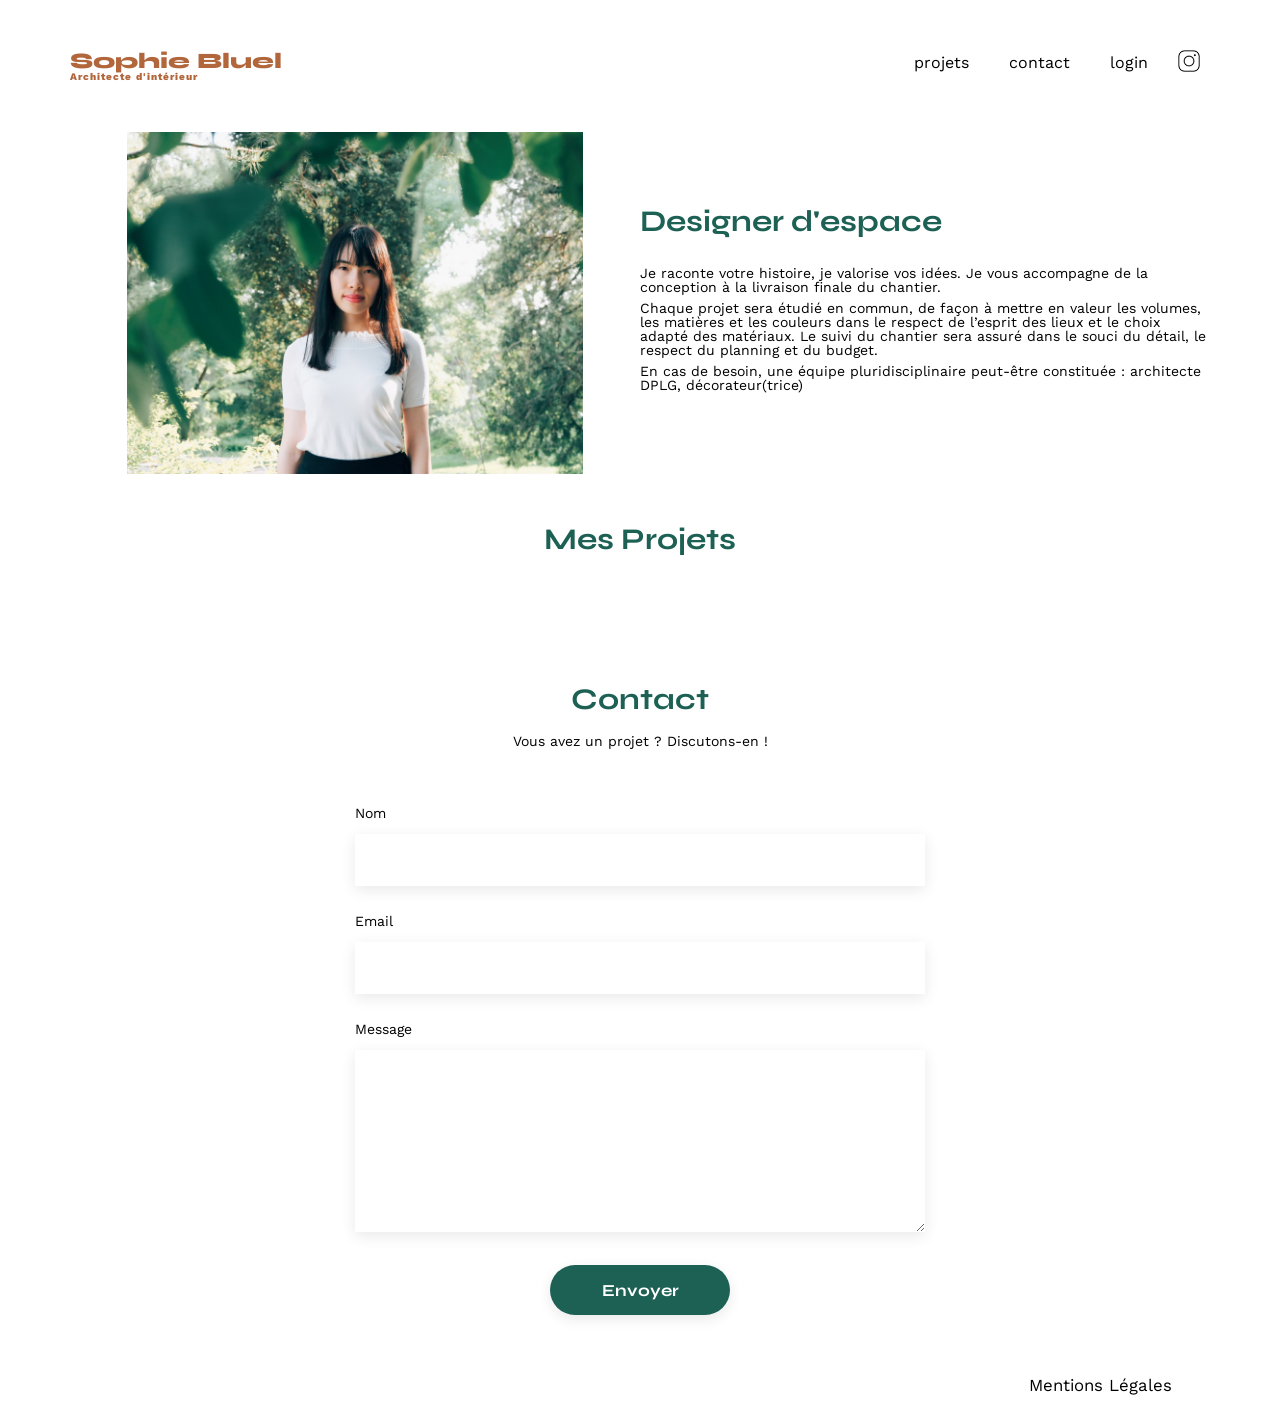
<file: index.html>
<!DOCTYPE html>
<html lang="fr">

<head>
    <meta charset="UTF-8">
    <title>Sophie Bluel - Architecte d'intérieur</title>
    <meta name="viewport" content="width=device-width, initial-scale=1.0">
    <link rel="preconnect" href="https://fonts.googleapis.com">
    <link rel="preconnect" href="https://fonts.gstatic.com" crossorigin>
    <link href="https://fonts.googleapis.com/css2?family=Syne:wght@700;800&family=Work+Sans&display=swap"
        rel="stylesheet">
    <link rel="stylesheet" href="https://cdnjs.cloudflare.com/ajax/libs/font-awesome/6.2.1/css/all.min.css"
        crossorigin="anonymous" referrerpolicy="no-referrer" />
    <meta name="description" content="Site internet des projets de Sophie Bluel">
    <link rel="stylesheet" href="./assets/style.css">
    <script src="./js/script.js" defer></script>
</head>

<body>
    <div class="main-container">
        <header>
            <h1>Sophie Bluel <span>Architecte d'intérieur</span></h1>
            <nav>
                <ul>
                    <li><a href="#portfolio" aria-current="page">projets</a></li>
                    <li><a href="#contact" aria-current="page">contact</a></li>
                    <li><a id="logButton" href="./views/login.html" aria-current="page">login</a></li>
                    <li><img src="./assets/icons/instagram.png" alt="Instagram"></li>
                </ul>
            </nav>
        </header>
        <main>
            <section id="introduction">
                <figure>
                    <img src="./assets/images/sophie-bluel.png" alt="">
                </figure>
                <article>
                    <h2>Designer d'espace</h2>
                    <p>Je raconte votre histoire, je valorise vos idées. Je vous accompagne de la conception à la
                        livraison
                        finale du chantier.</p>
                    <p>Chaque projet sera étudié en commun, de façon à mettre en valeur les volumes, les matières et
                        les
                        couleurs dans le respect de l’esprit des lieux et le choix adapté des matériaux. Le suivi du
                        chantier sera assuré dans le souci du détail, le respect du planning et du budget.</p>
                    <p>En cas de besoin, une équipe pluridisciplinaire peut-être constituée : architecte DPLG,
                        décorateur(trice)</p>
                </article>
            </section>

            <section id="portfolio">
                <div style="display: flex; justify-content: center;">
                    <div class="portFolioTitreContainer">
                        <h2>Mes Projets</h2>

                        <button command="show-modal" commandfor="edit-dialogue" id="showDialog" class="editButton">
                            <i class="fa-regular fa-pen-to-square"></i>
                            modifier
                        </button>

                        <dialog id="edit-dialogue">
                            <div class="galleryProjetsContainer">
                                <div id="edit-dialog_entete">
                                    <div id="edit-dialog-entete-button">
                                        <div class="buttonContainer">
                                            <i class="fa-solid fa-arrow-left fa-xl"></i>
                                        </div>
                                        <div class="buttonContainer">
                                            <i class="fa-solid fa-xmark fa-xl"></i>
                                        </div>
                                    </div>
                                    <h3>Galerie photos</h3>
                                </div>

                                <div class="editPageContainer">
                                    <div class="gallery-edit"></div>
                                </div>

                                <div id="projet-form">
                                    <form id="valid-form">
                                        <div>
                                            <p id="error-message" style="color:red; margin-bottom: 10px;"></p>
                                        </div>
                                        <div class="imageFormDialog">
                                            <div class="imageAddContainerDialog">
                                                <img src="./assets/icons/Image.png" alt="Import Image">
                                            </div>
                                            <div class="ajouterButtonContainerDialog">
                                                <button type="button" id="uploadBtn" class="uploadPhotoButton">+
                                                    Ajouter photo</button>
                                                <p>jpg, png: 4mo max</p>
                                            </div>
                                            <input type="file" id="imageInput" accept=".jpg,.jpeg,.png"
                                                style="display: none;" required>
                                        </div>

                                        <label for="titre" class="form-label">Titre</label>
                                        <input type="text" class="form-control" id="titre" required>
                                        <label for="categoriesSelect" class="form-label">Catégorie</label>
                                        <select id="categoriesSelect" required>
                                            <option value="" label="" disabled selected hidden></option>
                                        </select>
                                    </form>
                                </div>

                                <div class="buttonActionDialogContainer">
                                    <hr />
                                    <div class="buttonContainer">
                                        <button id="dialogButton">Ajouter une photo</button>
                                    </div>
                                </div>
                            </div>
                        </dialog>
                    </div>
                </div>

                <div class="filterContainer"></div>
                <div class="gallery"></div>
            </section>

            <section id="contact">
                <h2>Contact</h2>
                <p>Vous avez un projet ? Discutons-en !</p>
                <form action="#" method="post">
                    <label for="name">Nom</label>
                    <input type="text" name="name" id="name">
                    <label for="email">Email</label>
                    <input type="email" name="email" id="email">
                    <label for="message">Message</label>
                    <textarea name="message" id="message" cols="30" rows="10"></textarea>
                    <input type="submit" value="Envoyer">
                </form>
            </section>
        </main>

        <footer>
            <nav>
                <ul>
                    <li>Mentions Légales</li>
                </ul>
            </nav>
        </footer>
    </div>
</body>

</html>
</file>
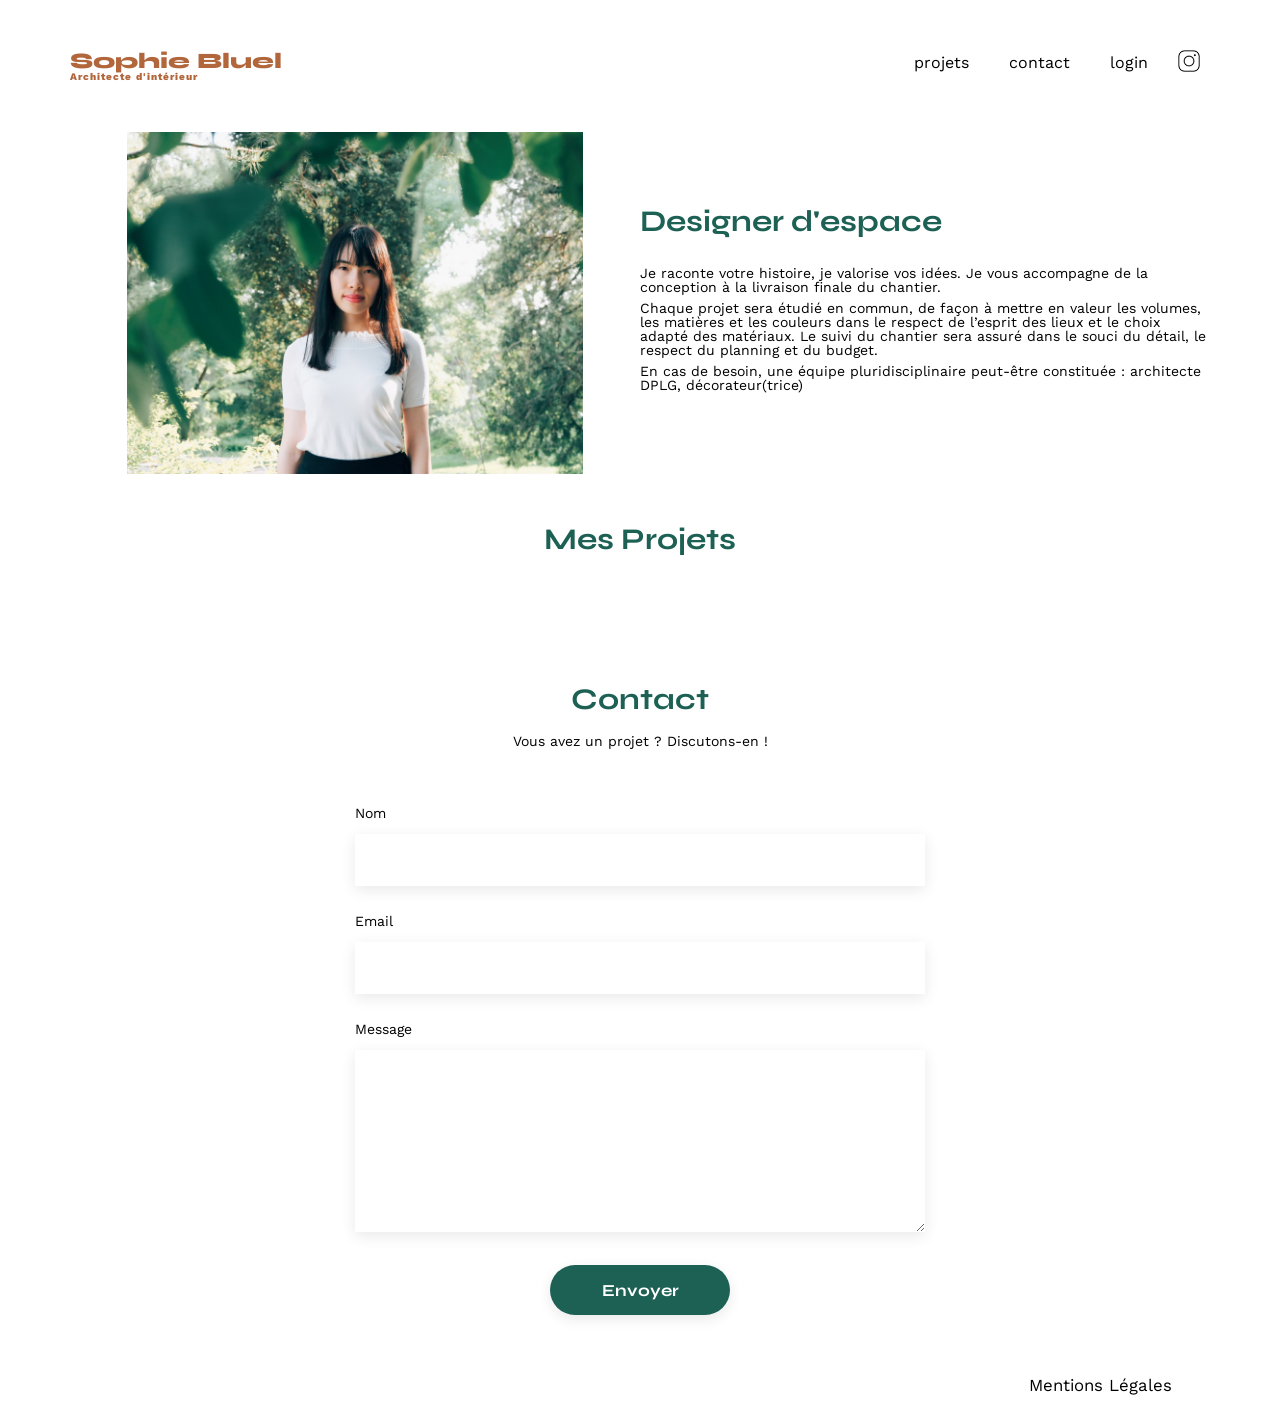
<file: FrontEnd/index.html>
<!DOCTYPE html>
<html lang="fr">

<head>
	<meta charset="UTF-8">
	<title>Sophie Bluel - Architecte d'intérieur</title>
	<meta name="viewport" content="width=device-width, initial-scale=1.0">
	<link rel="preconnect" href="https://fonts.googleapis.com">
	<link rel="preconnect" href="https://fonts.gstatic.com" crossorigin>
	<link href="https://fonts.googleapis.com/css2?family=Syne:wght@700;800&family=Work+Sans&display=swap"
		rel="stylesheet">
	<link rel="stylesheet" href="https://cdnjs.cloudflare.com/ajax/libs/font-awesome/6.2.1/css/all.min.css"
		integrity="sha512-MV7K8+y+gLIBoVD59lQIYicR65iaqukzvf/nwasF0nqhPay5w/9lJmVM2hMDcnK1OnMGCdVK+iQrJ7lzPJQd1w=="
		crossorigin="anonymous" referrerpolicy="no-referrer" />
	<meta name="description" content="">
	<link rel="stylesheet" href="./assets/style.css">
	<script src="./js/script.js" defer></script>

</head>

<body>
	<div class="main-container">
		<header>
			<h1>Sophie Bluel <span>Architecte d'intérieur</span></h1>
			<nav>
				<ul>
					<li><a href="#portfolio" aria-current="page">projets</a></li>
					<li><a href="#contact" aria-current="page">contact</a></li>
					<li><a id="logButton" href="./views/login.html" aria-current="page">login</a></li>
					<li><img src="./assets/icons/instagram.png" alt="Instagram"></li>
				</ul>
			</nav>
		</header>
		<main>

			<section id="introduction">
				<figure>
					<img src="./assets/images/sophie-bluel.png" alt="">
				</figure>
				<article>
					<h2>Designer d'espace</h2>
					<p>Je raconte votre histoire, je valorise vos idées. Je vous accompagne de la conception à la
						livraison
						finale du chantier.</p>
					<p>Chaque projet sera étudié en commun, de façon à mettre en valeur les volumes, les matières et les
						couleurs dans le respect de l’esprit des lieux et le choix adapté des matériaux. Le suivi du
						chantier sera assuré dans le souci du détail, le respect du planning et du budget.</p>
					<p>En cas de besoin, une équipe pluridisciplinaire peut-être constituée : architecte DPLG,
						décorateur(trice)</p>
				</article>
			</section>
			<section id="portfolio">
				<div style="display: flex; justify-content: center;">
					<div style="position: relative;">
						<h2>Mes Projets</h2>
						<!-- <div class="editButton">
							<i class="fa-regular fa-pen-to-square" style="margin-right: 10px;"></i>
							modifiers
						</div> -->
						<button command="show-modal" commandfor="edit-dialogue" id="showDialog" class="editButton">
							<i class="fa-regular fa-pen-to-square" style="margin-right: 10px;"></i>
							modifier
						</button>

						<dialog id="edit-dialogue">
							<div id="gallery-projets-container"
								style="width: 100%; height:100%; display: flex; flex-direction: column; align-items: center;">
								<div id="edit-dialog_entete"
									style="display: flex; flex-direction: column; justify-content: center; width: 100%; box-sizing: border-box;">
									<div id="edit-dialog-entete-button"
										style="display: flex; justify-content: space-between; width: 100%;">
										<div style="width: 24px; height: 24px;">
											<i class="fa-solid fa-arrow-left" style="visibility: hidden;"></i>
										</div>
										<div
											style="width: 24px; height: 24px; display: flex; justify-content: center; align-items: center;">
											<i class="fa-solid fa-xmark fa-xl"></i>
										</div>
									</div>
									<h3>Galerie photos</h3>
								</div>


								<!-- <div style="position: absolute; right: 30px; top: 26px;"> -->
								<!-- </div> -->

								<div class="editPageContainer"
									style="display: flex; flex-direction: column; justify-content: center;">
									<div class="gallery-edit"></div>



								</div>


								<!-- Container ajout projet -->
								<div id="projet-form" style="display: none;">

									<form id='valid_form' style="margin-top: 0; width: 420px; ">

										<div>
											<p id="error-message" style="color:red; margin-bottom: 10px;"></p>

										</div>
										<div
											style="height: 169px; width: 420px; background-color: #E8F1F6; border-radius: 3px; display: flex; flex-direction: column; align-items: center;">

											<div class="imageAddContainerDialog">
												<img src="./assets/icons/Image.png" alt="Import Image">
												<!-- <img src="./assets/images/la-balisiere.png" alt="Import Image"> -->

											</div>

											<div class="ajouterButtonContainerDialog">
												<button type="button" id="uploadBtn" class="uploadPhotoButton">+ Ajouter
													photo</button>
												<p style="font-size: 10px;">jpg, png: 4mo max</p>
											</div>
											<input type="file" id="imageInput" accept=".jpg,.jpeg,.png"
												style="display: none;" required>
											<!-- <p id="error" style="color:red"></p> -->
										</div>

										<label for="titre" class="form-label">Titre</label>
										<input type="text" class="form-control" id="titre" required>
										<!-- <div class="invalid-feedback">
												Veuillez entrer un nom correct
											</div> -->
										<label for="categoriesSelect" class="form-label">Catégorie</label>
										<select id="categoriesSelect" required>
											<option value="" disabled selected hidden></option>
										</select>

									</form>
								</div>

								<!-- Bouton Ajout/Validation -->
								<div
									style="width: 100%; padding-left: 105px; padding-right: 105px; box-sizing: border-box; margin-bottom: 55px;">
									<hr />
									<div style="display: flex; justify-content: center; align-items: center;">
										<button id="dialogButton">Ajouter une photo</button>
									</div>
								</div>
							</div>

						</dialog>



					</div>
				</div>
				<div class="filterContainer">

				</div>
				<div class="gallery">
				</div>
			</section>
			<section id="contact">
				<h2>Contact</h2>
				<p>Vous avez un projet ? Discutons-en !</p>
				<form action="#" method="post">
					<label for="name">Nom</label>
					<input type="text" name="name" id="name">
					<label for="email">Email</label>
					<input type="email" name="email" id="email">
					<label for="message">Message</label>
					<textarea name="message" id="message" cols="30" rows="10"></textarea>
					<input type="submit" value="Envoyer">
				</form>
			</section>

		</main>

		<footer>
			<nav>
				<ul>
					<li>Mentions Légales</li>
				</ul>
			</nav>
		</footer>
	</div>


</body>

</html>
</file>
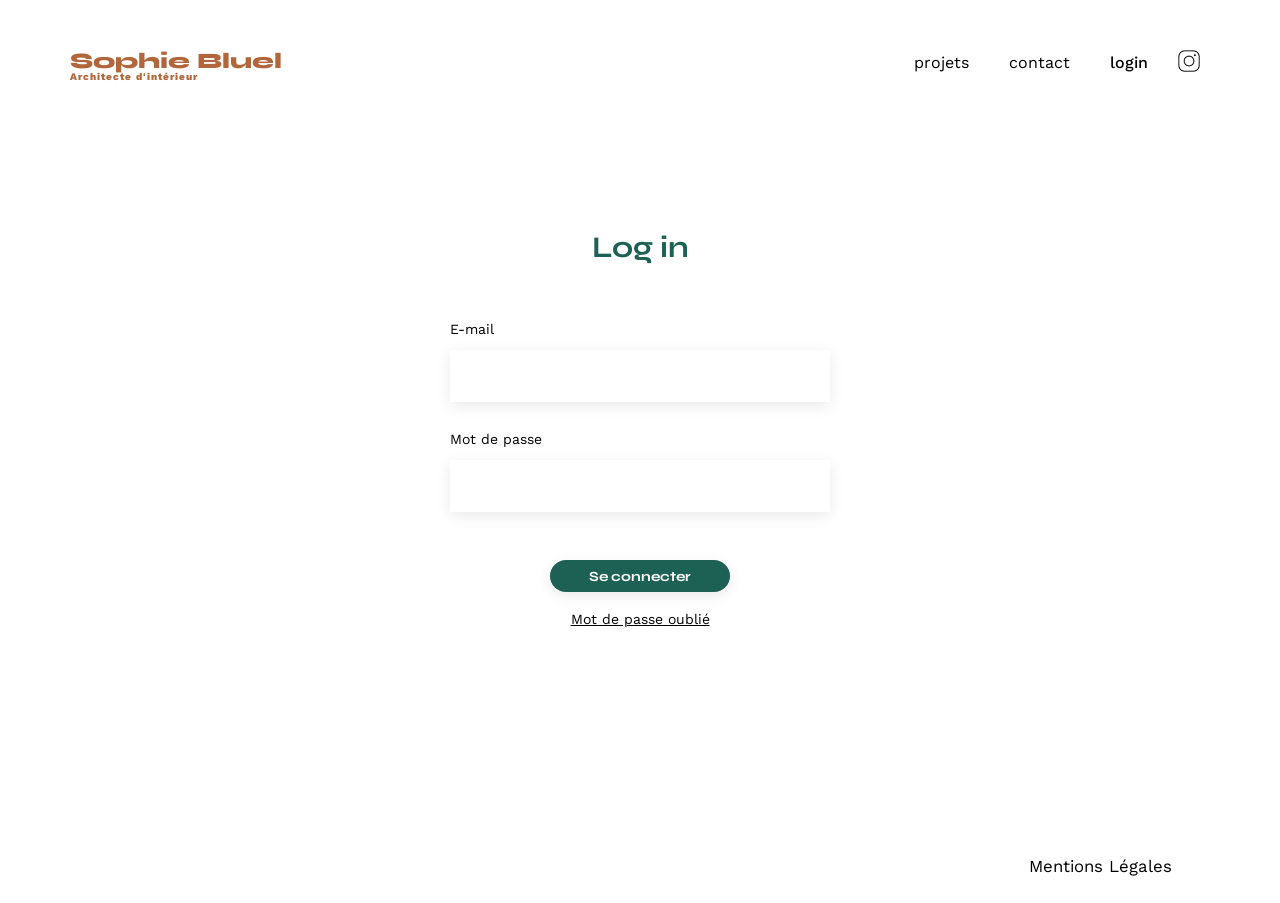
<file: views/login.html>
<!DOCTYPE html>
<html lang="fr">

<head>
    <meta charset="UTF-8">
    <title>Sophie Bluel - Architecte d'intérieur</title>
    <meta name="viewport" content="width=device-width, initial-scale=1.0">
    <link rel="preconnect" href="https://fonts.googleapis.com">
    <link rel="preconnect" href="https://fonts.gstatic.com" crossorigin>
    <link href="https://fonts.googleapis.com/css2?family=Syne:wght@700;800&family=Work+Sans:wght@400;500&display=swap"
        rel="stylesheet">
    <meta name="description" content="">
    <link rel="stylesheet" href="../assets/style.css">
    <link rel="stylesheet" href="../css/login.css">
    <script src="../js/login.js" defer></script>
</head>

<body>
    <div class="main-container">
        <header>
            <h1>Sophie Bluel <span>Architecte d'intérieur</span></h1>
            <nav>
                <ul>
                    <li><a href="../index.html#portfolio">projets</a></li>
                    <li><a href="../index.html#contact">contact</a></li>
                    <li><a id="loginlink" href="../views/login.html">login</a></li>
                    <li><img src="../assets/icons/instagram.png" alt="Instagram"></li>
                </ul>
            </nav>
        </header>
        <main>

            <section id="login">
                <h2>Log in</h2>
                <form id="loginForm">
                    <p id="error-message"></p>
                    <label for="email">E-mail</label>
                    <input type="email" name="email" id="email">
                    <label for="password">Mot de passe</label>
                    <input type="password" name="password" id="password">
                    <input id="buttonSubmitLogin" type="submit" value="Se connecter">
                </form>
                <p class="passwordForgotten">Mot de passe oublié</p>
            </section>
        </main>

        <footer>
            <nav>
                <ul>
                    <li>Mentions Légales</li>
                </ul>
            </nav>
        </footer>

    </div>



</body>

</html>
</file>
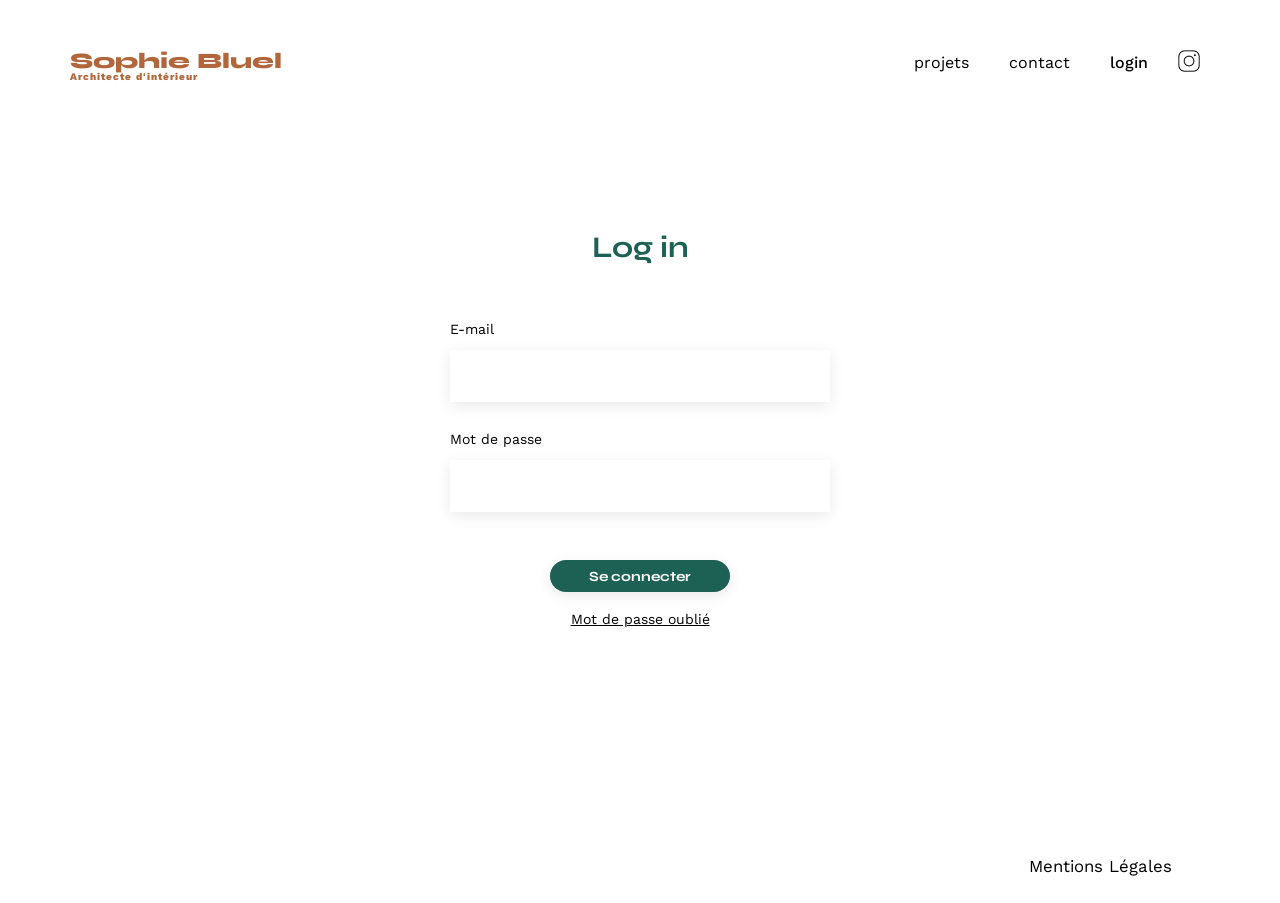
<file: FrontEnd/views/login.html>
<!DOCTYPE html>
<html lang="fr">

<head>
    <meta charset="UTF-8">
    <title>Sophie Bluel - Architecte d'intérieur</title>
    <meta name="viewport" content="width=device-width, initial-scale=1.0">
    <link rel="preconnect" href="https://fonts.googleapis.com">
    <link rel="preconnect" href="https://fonts.gstatic.com" crossorigin>
    <link href="https://fonts.googleapis.com/css2?family=Syne:wght@700;800&family=Work+Sans:wght@400;500&display=swap"
        rel="stylesheet">
    <meta name="description" content="">
    <link rel="stylesheet" href="../assets/style.css">
    <link rel="stylesheet" href="../css/login.css">
    <script src="../js/login.js" defer></script>
</head>

<body>
    <div class="main-container">
        <header>
            <h1>Sophie Bluel <span>Architecte d'intérieur</span></h1>
            <nav>
                <ul>
                    <li><a href="../index.html#portfolio">projets</a></li>
                    <li><a href="../index.html#contact">contact</a></li>
                    <li><a id="loginlink" href="../views/login.html">login</a></li>
                    <li><img src="../assets/icons/instagram.png" alt="Instagram"></li>
                </ul>
            </nav>
        </header>
        <main>

            <section id="login">
                <h2>Log in</h2>
                <form id="loginForm">
                    <p id="error-message"></p>
                    <label for="email">E-mail</label>
                    <input type="email" name="email" id="email">
                    <label for="name">Mot de passe</label>
                    <input type="password" name="password" id="password">
                    <input id="buttonSubmitLogin" type="submit" value="Se connecter">
                </form>
                <p class="passwordForgotten">Mot de passe oublié</p>
            </section>
        </main>

        <footer>
            <nav>
                <ul>
                    <li>Mentions Légales</li>
                </ul>
            </nav>
        </footer>

    </div>



</body>

</html>
</file>
<file: assets/style.css>
/* http://meyerweb.com/eric/tools/css/reset/
   v2.0 | 20110126
   License: none (public domain)
*/

html, body, div, span, applet, object, iframe,
h1, h2, h3, h4, h5, h6, p, blockquote, pre,
a, abbr, acronym, address, big, cite, code,
del, dfn, em, img, ins, kbd, q, s, samp,
small, strike, strong, sub, sup, tt, var,
b, u, i, center,
dl, dt, dd, ol, ul, li,
fieldset, form, label, legend,
table, caption, tbody, tfoot, thead, tr, th, td,
article, aside, canvas, details, embed,
figure, figcaption, footer, header, hgroup,
menu, nav, output, ruby, section, summary,
time, mark, audio, video {
	margin: 0;
	padding: 0;
	border: 0;
	font-size: 100%;
	font: inherit;
	vertical-align: baseline;
}
/* HTML5 display-role reset for older browsers */
article, aside, details, figcaption, figure,
footer, header, hgroup, menu, nav, section {
	display: block;
}
body {
	line-height: 1;
}
ol, ul {
	list-style: none;
}
blockquote, q {
	quotes: none;
}
blockquote:before, blockquote:after,
q:before, q:after {
	content: '';
	content: none;
}
table {
	border-collapse: collapse;
	border-spacing: 0;	
}
/** end reset css**/
body {
	font-family: 'Work Sans' ;
	font-size: 14px;
}
.main-container {
	max-width: 1140px;
	margin: auto;
}

.editBanner {
	background-color: black;
	width: 100%;
	height: 59px;
	display: flex;
	justify-content: center;
	align-items: center;
}

header {
	display: flex;
	justify-content: space-between;
	margin: 50px 0
}
section {
	margin: 50px 0
}

h1{
	display: flex;
	flex-direction: column;
	font-family: 'Syne';
	font-size: 22px;
	font-weight: 800;
	color: #B1663C
}

h1 > span {
	font-family: 'Work Sans';
	font-size:10px;
	letter-spacing: 0.1em;
;
}

h2{
	font-family: 'Syne';
	font-weight: 700;
	font-size: 30px;
	color: #1D6154
}
nav ul {
	display: flex;
	align-items: center;
	list-style-type: none;

}
nav li {
	padding: 0 10px;
	font-size: 1.2em;
	
}

nav li a {
	text-decoration: none;
	color: black;
	font-size: 16px;
	padding: 0 10px;
}

nav li img {
	height: 22px;
	width: 22px;
}

li:hover, li a:hover {
	color: #B1663C;
}

#introduction {
	display: flex;
	align-items: center;
}
#introduction figure {
	flex: 1
}
#introduction img {
	display: block;
	margin: auto;
	width: 80%;
}

#introduction article {
	flex: 1
}
#introduction h2 {
	margin-bottom: 1em;
}

#introduction p {
	margin-bottom: 0.5em;
}

.portFolioTitreContainer {
	position: relative;
	display: flex;
	justify-content: center;
}

#portfolio h2 {
	text-align: center;
	margin-bottom: 1em;
}

#portfolio button i {
	margin-right: 10px;
}

#portfolio dialog {
	font-family: "Work Sans";
	max-height: 688px;
	height: 688px;
	max-width: 630px;
	width: 100%;
	border: none;
	border-radius: 10px;
	padding: 0;
}

dialog::backdrop {
	background: rgba(0, 0, 0, 0.7);
}

#portfolio dialog h3 {
	font-size: 26px;
	margin-top: 6px;
	margin-bottom: 46px;
	display: flex;
	justify-content: center;
}

#portfolio .filterContainer {
	display: flex;
	justify-content: center;
	gap: 10px;
	margin-bottom: 50px;
}

.editButton {
	position: absolute;
	right: -120px;
	top: 10px;
	display: none;
	font-family: "Work Sans";
	font-size: 14px;
	border: none;
	background-color: transparent;
}

.editButton:hover {
	cursor: pointer;
}

.filterButton {
	border: 1px solid #1D6154;
	border-radius: 30px;
	height: 37px;
	font-family: 'Syne';
	font-size: 16px;
	font-weight: 700;
	min-width: 100px;
	color: #1D6154;
	box-sizing: border-box;
	display: flex;
	justify-content: center;
	align-items: center;
	padding-left: 15px;
	padding-right: 15px;
}

.filterButtonSelected {
	background-color: #1D6154;
	color: white;
}


.gallery {
	width: 100%;
	display: grid;
	grid-template-columns: 1fr 1fr 1fr;
	grid-column-gap: 20px;
	grid-row-gap: 20px;
}

dialog .galleryProjetsContainer {
	width: 100%;
	height: 100%;
	display: flex;
	flex-direction: column;
	align-items: center;
}

.editPageContainer {
	padding-left: 105px;
	padding-right: 105px;
	box-sizing: border-box;
	height: 100%;
	display: flex;
	flex-direction: column;
	justify-content: center;
	overflow: overlay;
}

#edit-dialogue i:hover {
	cursor: pointer;
}

#edit-dialog_entete {
	padding-left: 30px;
	padding-right: 30px;
	padding-top: 20px;
	display: flex;
	flex-direction: column;
	justify-content: center;
	width: 100%;
	box-sizing: border-box;
}

#edit-dialog-entete-button {
	display: flex;
	justify-content: space-between;
	width: 100%;
}

.deleteContainer {
	width: 17px;
	height: 17px;
	padding: 3px;
	position: absolute;
	right: 5px;
	top: 6px;
	background-color: black;
	color: white;
	display: flex;
	justify-content: center;
	align-items: center;
}

.buttonContainer {
	width: 24px;
	height: 24px;
	display: flex;
	justify-content: center;
	align-items: center;
}

#edit-dialog-entete-button .buttonContainer .fa-arrow-left {
	visibility: hidden;
}

#projet-form {
	display: none;
}

#valid-form {
	margin-top: 0;
	width: 420px;
}

.imageFormDialog {
	height: 169px;
	width: 420px;
	background-color: #E8F1F6;
	border-radius: 3px;
	display: flex;
	flex-direction: column;
	align-items: center;
}

.gallery-edit {
	width: 100%;
	display: grid;
	grid-template-columns: repeat(5, 1fr);
	grid-column-gap: 9px;
	grid-row-gap: 29px;
	grid-auto-rows: max-content;
	flex: 4;
	overflow: overlay;
}

.gallery-edit figure img {
	width: 100%;
	height: 100%;
}

.gallery img {
	width: 100%;

}
#contact {
	width: 50%;
margin: auto;
}
#contact > * {
	text-align: center;

}
#contact h2{
	margin-bottom: 20px;
}
#contact form, #login form, #projet-form form {
	text-align: left;
	margin-top:30px;
	display: flex;
	flex-direction: column;
}

#projet-form form {
	margin-top: 0;
}

#contact input, #login input, #edit-dialogue button, 
#projet-form input,
#projet-form select {
	height: 50px;
	font-size: 1.2em;
	border: none;
	box-shadow: 0px 4px 14px rgba(0, 0, 0, 0.09);
	padding-left: 16px;
	padding-right: 16px;
}
#contact label, #login label, #projet-form label {
	margin: 2em 0 1em 0;
}
#contact textarea {
	border: none;
	box-shadow: 0px 4px 14px rgba(0, 0, 0, 0.09);
	padding: 16px;
}

input[type="submit"], #edit-dialogue button{
	font-family: 'Syne';
	font-weight: 700;
	color: white;
	background-color: #1D6154;
	margin : 2em auto ;
	width: 180px;
	text-align: center;
	border-radius: 60px ;
}

input[type="submit"]:hover, #edit-dialogue button:hover {
	cursor: pointer;
	background-color: #0E2F28;
}

#edit-dialogue button {
	height: 36px;
	font-size: 14px;
	font-weight: 500;
	padding-left: 50px;
	padding-right: 50px;
	padding-top: 10px;
	padding-bottom: 10px;
	width: 237px;
	margin-bottom: 0;
}

.imageAddContainerDialog {
	height: 76px;
	width: 76px;
	margin-top: 22.5px;
}

.ajouterButtonContainerDialog {
	display: flex;
	flex-direction: column;
	align-items: center;
}

.ajouterButtonContainerDialog p {
	font-size: 10px;
}

.uploadPhotoButton {
	background-color: #CBD6DC !important;
	color: #306685 !important;
	margin-top: 0 !important;
	margin-bottom: 7px !important;
	padding-left: 33px !important;
	padding-right: 33px !important;
}

.buttonActionDialogContainer {
	width: 100%;
	padding-left: 105px;
	padding-right: 105px;
	box-sizing: border-box;
	margin-bottom: 55px;
}

.buttonActionDialogContainer .buttonContainer {
	width: auto;
	height: auto;
}

footer nav ul {
	display: flex;
	justify-content: flex-end;
	margin: 2em
}
</file>
<file: FrontEnd/assets/style.css>
/* http://meyerweb.com/eric/tools/css/reset/
   v2.0 | 20110126
   License: none (public domain)
*/

html, body, div, span, applet, object, iframe,
h1, h2, h3, h4, h5, h6, p, blockquote, pre,
a, abbr, acronym, address, big, cite, code,
del, dfn, em, img, ins, kbd, q, s, samp,
small, strike, strong, sub, sup, tt, var,
b, u, i, center,
dl, dt, dd, ol, ul, li,
fieldset, form, label, legend,
table, caption, tbody, tfoot, thead, tr, th, td,
article, aside, canvas, details, embed,
figure, figcaption, footer, header, hgroup,
menu, nav, output, ruby, section, summary,
time, mark, audio, video {
	margin: 0;
	padding: 0;
	border: 0;
	font-size: 100%;
	font: inherit;
	vertical-align: baseline;
}
/* HTML5 display-role reset for older browsers */
article, aside, details, figcaption, figure,
footer, header, hgroup, menu, nav, section {
	display: block;
}
body {
	line-height: 1;
}
ol, ul {
	list-style: none;
}
blockquote, q {
	quotes: none;
}
blockquote:before, blockquote:after,
q:before, q:after {
	content: '';
	content: none;
}
table {
	border-collapse: collapse;
	border-spacing: 0;	
}
/** end reset css**/
body {
	/* max-width: 1140px;
	margin:auto; */
	font-family: 'Work Sans' ;
	font-size: 14px;
}
.main-container {
	max-width: 1140px;
	margin: auto;
}
header {
	display: flex;
	justify-content: space-between;
	margin: 50px 0
}
section {
	margin: 50px 0
}

h1{
	display: flex;
	flex-direction: column;
	font-family: 'Syne';
	font-size: 22px;
	font-weight: 800;
	color: #B1663C
}

h1 > span {
	font-family: 'Work Sans';
	font-size:10px;
	letter-spacing: 0.1em;
;
}

h2{
	font-family: 'Syne';
	font-weight: 700;
	font-size: 30px;
	color: #1D6154
}
nav ul {
	display: flex;
	align-items: center;
	list-style-type: none;

}
nav li {
	padding: 0 10px;
	font-size: 1.2em;
	
}

nav li a {
	text-decoration: none;
	color: black;
	font-size: 16px;
	padding: 0 10px;
}

nav li img {
	height: 22px;
	width: 22px;
}

li:hover, li a:hover {
	color: #B1663C;
}

#introduction {
	display: flex;
	align-items: center;
}
#introduction figure {
	flex: 1
}
#introduction img {
	display: block;
	margin: auto;
	width: 80%;
}

#introduction article {
	flex: 1
}
#introduction h2 {
	margin-bottom: 1em;
}

#introduction p {
	margin-bottom: 0.5em;
}
#portfolio h2 {
	text-align: center;
	margin-bottom: 1em;
}

#portfolio dialog {
	font-family: "Work Sans";
	max-height: 688px;
	height: 688px;
	max-width: 630px;
	width: 100%;
	border: none;
	border-radius: 10px;
	padding: 0;
}

dialog::backdrop {
	background: rgba(0, 0, 0, 0.7);
	/* assombrit */
}

#portfolio dialog h3 {
	font-size: 26px;
	margin-top: 6px;
	margin-bottom: 46px;
	display: flex;
	justify-content: center;
}

#portfolio .filterContainer {
	display: flex;
	justify-content: center;
	gap: 10px;
	margin-bottom: 50px;
}

.editButton {
	position: absolute;
	right: -120px;
	top: 10px;
	display: none;
	font-family: "Work Sans";
	font-size: 14px;
	border: none;
	background-color: transparent;
}

.editButton:hover {
	cursor: pointer;
}

.filterButton {
	border: 1px solid #1D6154;
	border-radius: 30px;
	height: 37px;
	font-family: 'Syne';
	font-size: 16px;
	font-weight: 700;
	min-width: 100px;
	color: #1D6154;
	box-sizing: border-box;
	display: flex;
	justify-content: center;
	align-items: center;
	padding-left: 15px;
	padding-right: 15px;
}

.filterButtonSelected {
	background-color: #1D6154;
	color: white;
}


.gallery {
	width: 100%;
	display: grid;
	grid-template-columns: 1fr 1fr 1fr;
	grid-column-gap: 20px;
	grid-row-gap: 20px;
}

.editPageContainer {
	padding-left: 105px;
	padding-right: 105px;
	box-sizing: border-box;
	height: 560px;
}

/* #edit-dialogue i {
	position: absolute;
	right: 30px;
	top: 26px;
} */

#edit-dialogue i:hover {
	cursor: pointer;
}

#edit-dialog_entete {
	padding-left: 30px;
	padding-right: 30px;
	padding-top: 20px;
}


.gallery-edit {
	width: 100%;
	display: grid;
	grid-template-columns: repeat(5, 1fr);
	grid-column-gap: 9px;
	grid-row-gap: 29px;
	grid-auto-rows: max-content;
	/* overflow-y: auto; */
	flex: 4;
}

.gallery-edit figure {
	/* height: 102.5px;
	width: 76px; */
}

.gallery-edit figure img {
	width: 100%;
	height: 100%;
}

.gallery img {
	width: 100%;

}
#contact {
	width: 50%;
margin: auto;
}
#contact > * {
	text-align: center;

}
#contact h2{
	margin-bottom: 20px;
}
#contact form, #login form, #projet-form form {
	text-align: left;
	margin-top:30px;
	display: flex;
	flex-direction: column;
}

#contact input, #login input, #edit-dialogue button, 
#projet-form input,
#projet-form select {
	height: 50px;
	font-size: 1.2em;
	border: none;
	box-shadow: 0px 4px 14px rgba(0, 0, 0, 0.09);
	padding-left: 16px;
	padding-right: 16px;
}
#contact label, #login label, #projet-form label {
	margin: 2em 0 1em 0;
}
#contact textarea {
	border: none;
	box-shadow: 0px 4px 14px rgba(0, 0, 0, 0.09);
	padding: 16px;
}

input[type="submit"], #edit-dialogue button{
	font-family: 'Syne';
	font-weight: 700;
	color: white;
	background-color: #1D6154;
	margin : 2em auto ;
	width: 180px;
	text-align: center;
	border-radius: 60px ;
}

input[type="submit"]:hover, #edit-dialogue button:hover {
	cursor: pointer;
	background-color: #0E2F28;
}

/* .uploadPhotoButton {
	padding-left: 33px;
	padding-right: 33px;
	font-size: 14px;
	font-weight: 500;
	font-style: medium;
} */

#edit-dialogue button {
	height: 36px;
	font-size: 14px;
	font-weight: 500;
	padding-left: 50px;
	padding-right: 50px;
	padding-top: 10px;
	padding-bottom: 10px;
	width: 237px;
	margin-bottom: 0;
}

.imageAddContainerDialog {
	height: 76px;
	width: 76px;
	margin-top: 22.5px;
}

.ajouterButtonContainerDialog {
	display: flex;
	flex-direction: column;
	align-items: center;
}

.uploadPhotoButton {
	background-color: #CBD6DC !important;
	color: #306685 !important;
	margin-top: 0 !important;
	margin-bottom: 7px !important;
	padding-left: 33px !important;
	padding-right: 33px !important;
}

footer nav ul {
	display: flex;
	justify-content: flex-end;
	margin: 2em
}
</file>
<file: css/login.css>
section {
    height: 64vh;
    display: flex;
    /* justify-content: center; */
    flex-direction: column;
    align-items: center;
    margin-top: 150px;
}


#login input[type="submit"] { 
    font-size: 14px;
    height: 32px;
}

#login form {
        width: 380px;
}

#loginlink {
    font-weight: 500;
}

#loginForm p {
    color: red;
    font-size: 16px;
    font-weight: 500;
    height: 20px;
}

#loginForm input {
    margin-bottom: 20px;
}

#login label {
    margin-top: 10px;
}

.passwordForgotten {
    text-decoration: underline;
}

.passwordForgotten:hover {
    cursor: pointer;
}
</file>
<file: FrontEnd/css/login.css>
.main-container {
    max-width: 1140px;
    margin: auto;
}

section {
    height: 64vh;
    display: flex;
    /* justify-content: center; */
    flex-direction: column;
    align-items: center;
    margin-top: 150px;
}


#login input[type="submit"] { 
    font-size: 14px;
    height: 32px;
}

#login form {
        width: 380px;
}

#loginlink {
    font-weight: 500;
}

#loginForm p {
    color: red;
    font-size: 16px;
    font-weight: 500;
    height: 20px;
}

#loginForm input {
    margin-bottom: 20px;
}

#login label {
    margin-top: 10px;
}

.passwordForgotten {
    text-decoration: underline;
}

.passwordForgotten:hover {
    cursor: pointer;
}
</file>
